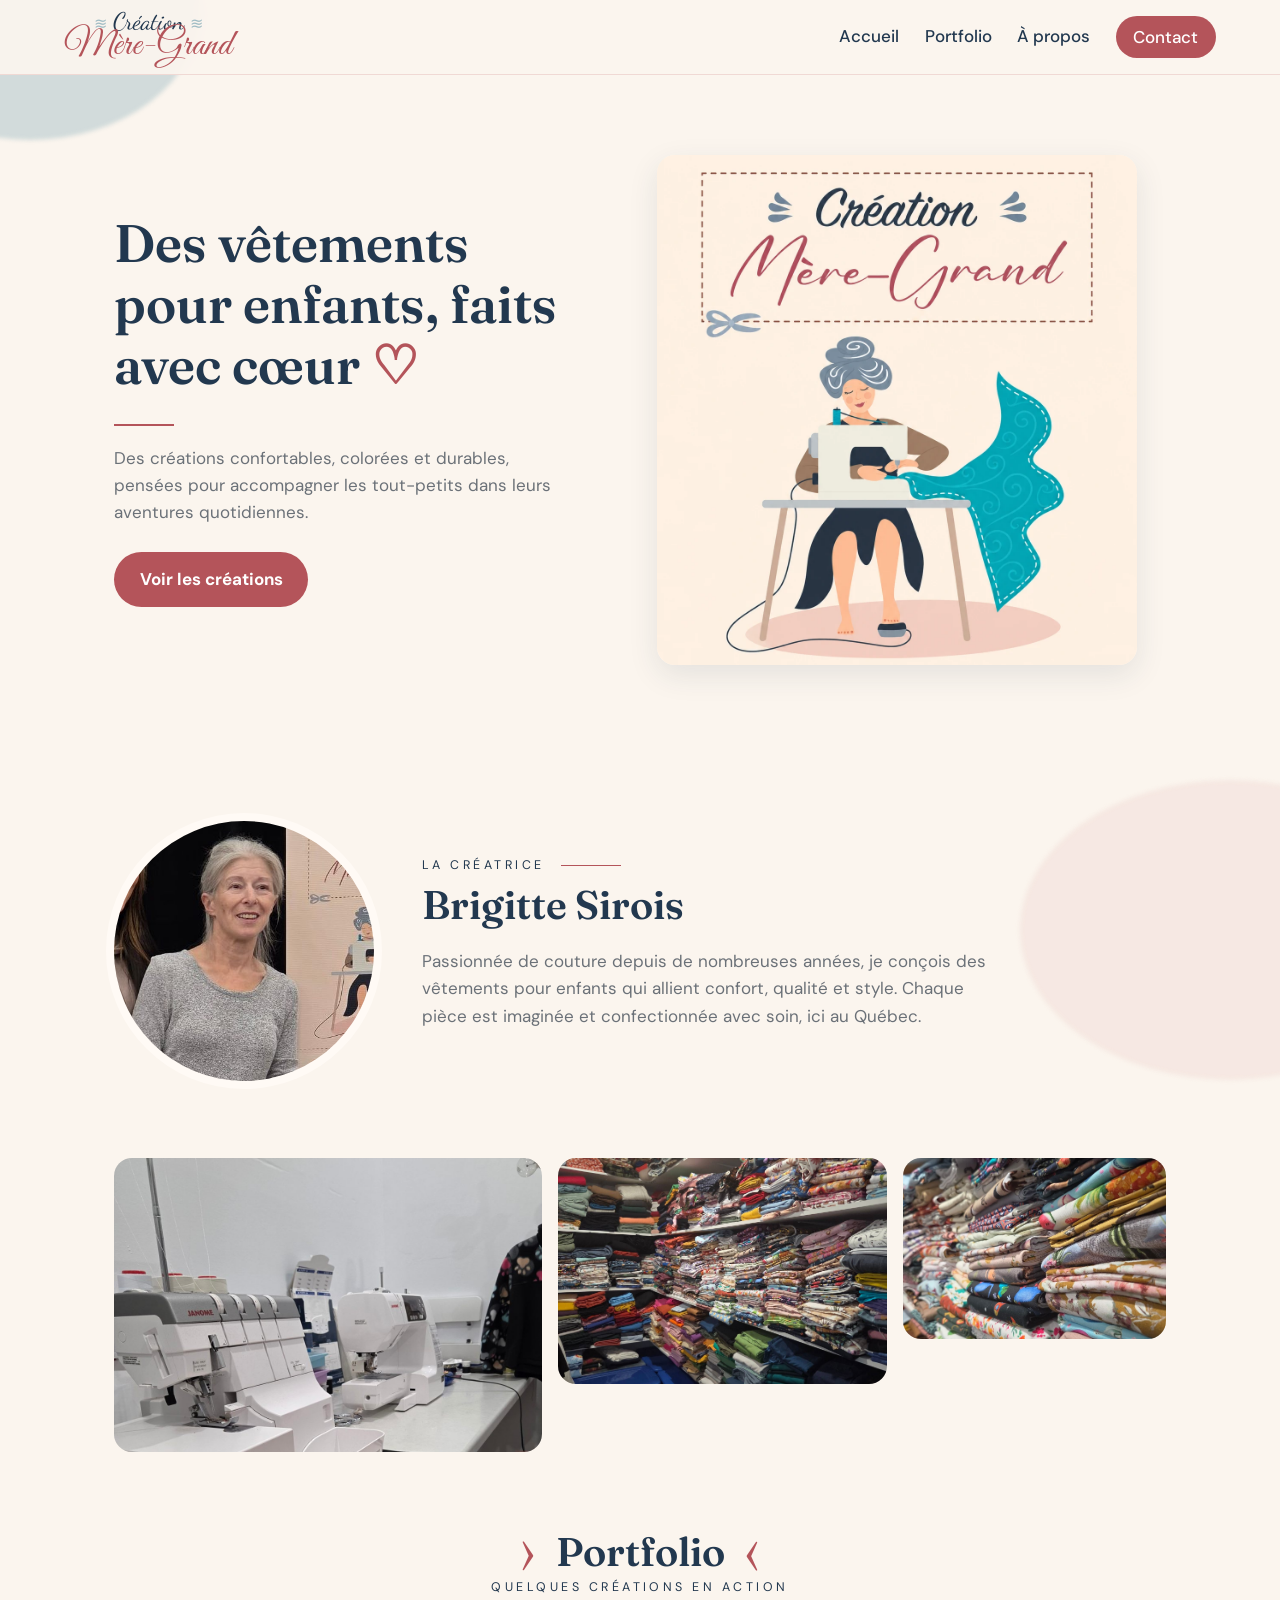
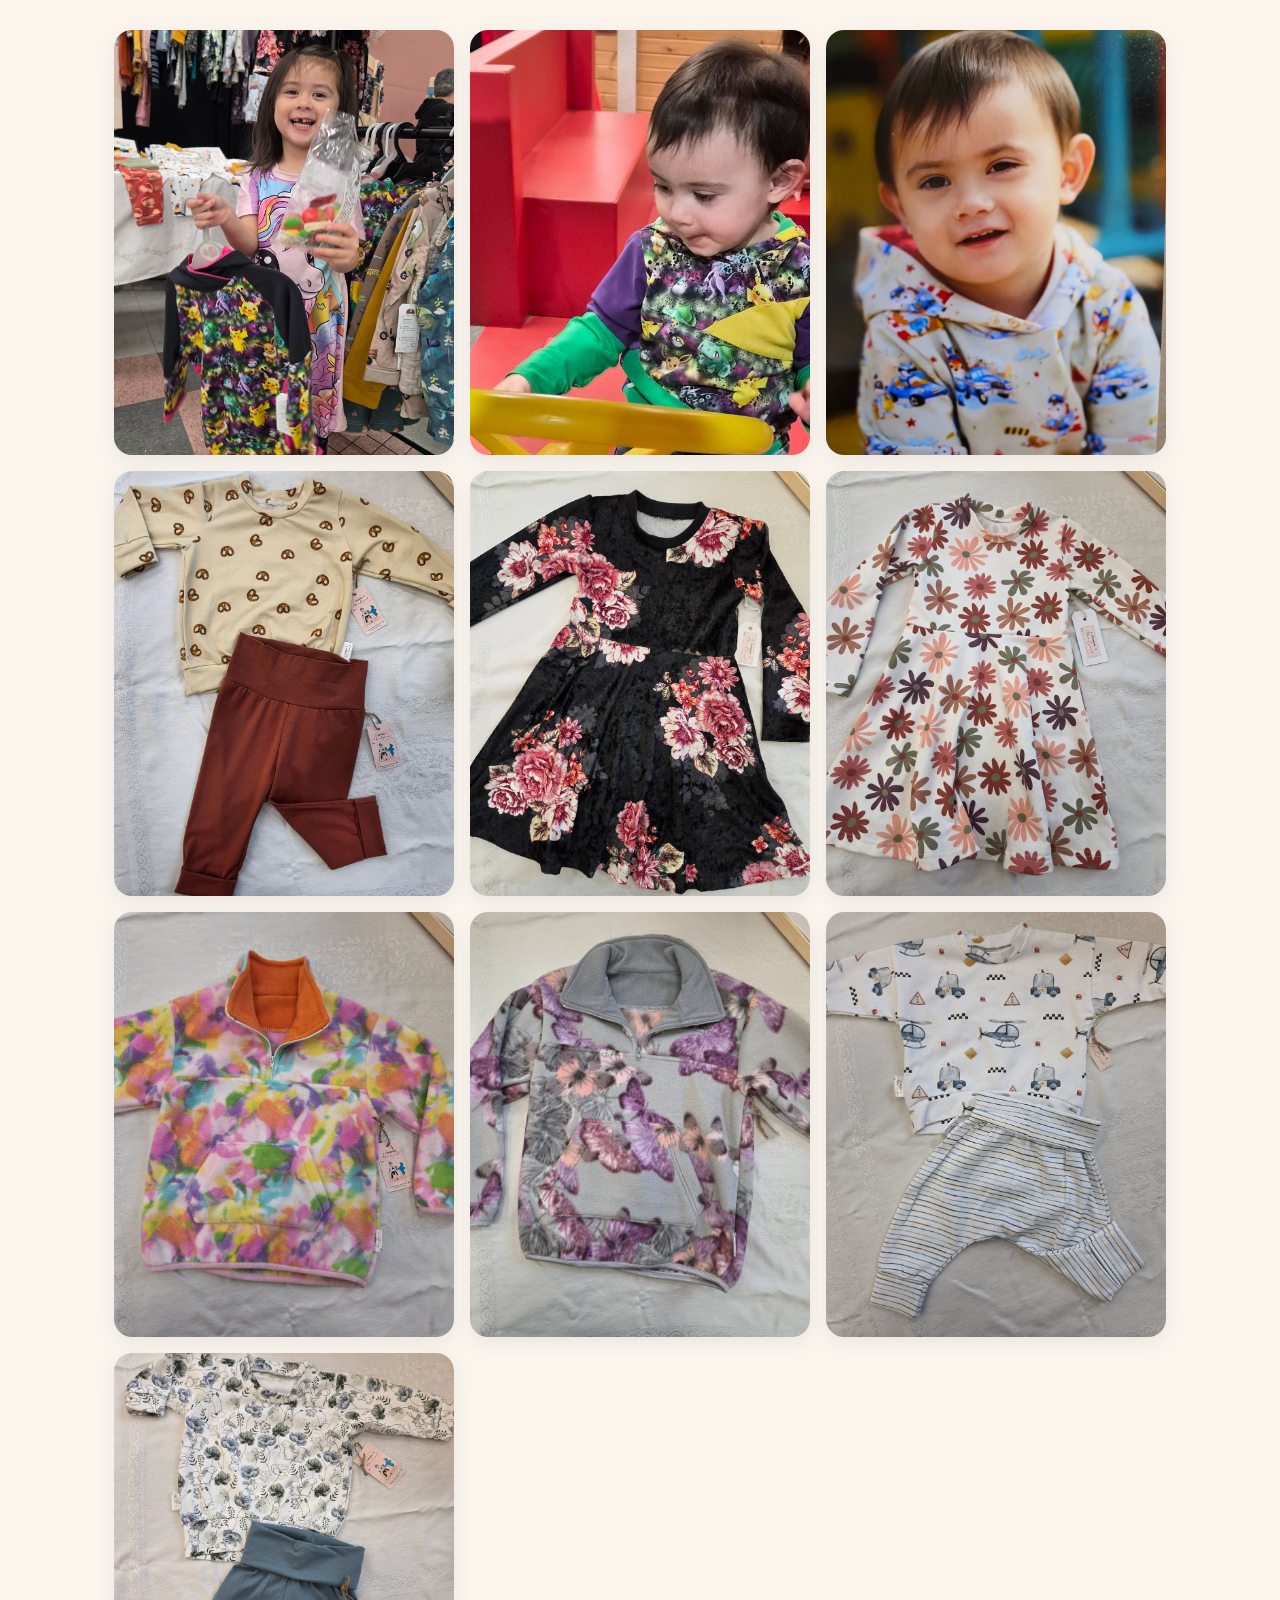
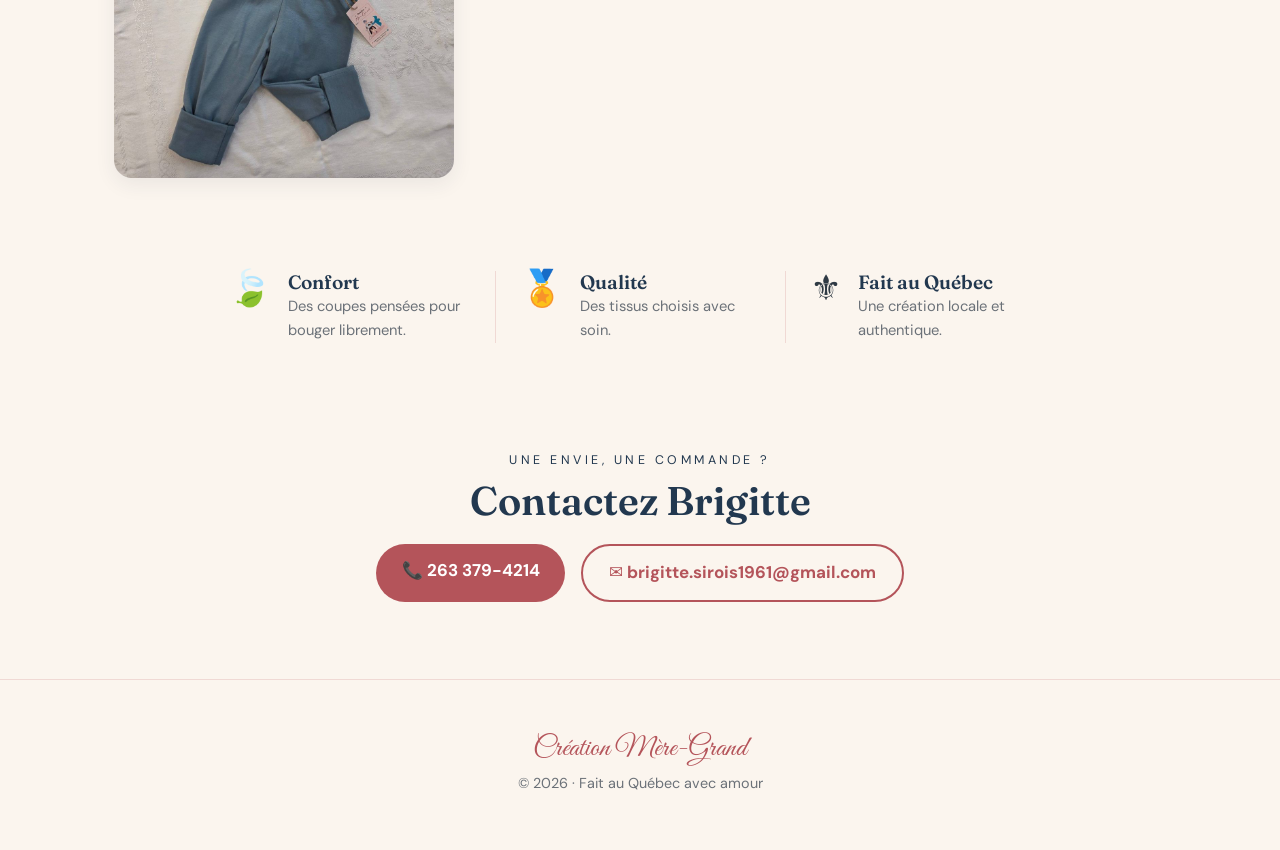
<file: index.html>
<!doctype html>
<html lang="fr">
<head>
  <meta charset="utf-8">
  <meta name="viewport" content="width=device-width, initial-scale=1">
  <title>Création Mère-Grand — Vêtements pour enfants faits au Québec</title>
  <meta name="description" content="Création Mère-Grand : vêtements pour enfants confortables, colorés et durables, cousus à la main au Québec par Brigitte Sirois.">
  <link rel="preconnect" href="https://fonts.googleapis.com">
  <link rel="preconnect" href="https://fonts.gstatic.com" crossorigin>
  <link href="https://fonts.googleapis.com/css2?family=Fraunces:opsz,wght@9..144,500;9..144,600&family=DM+Sans:wght@400;500;700&family=Dancing+Script:wght@600&family=Great+Vibes&display=swap" rel="stylesheet">
  <link rel="stylesheet" href="style.css">
</head>
<body>

  <!-- ===== EN-TÊTE ===== -->
  <header class="topbar">
    <a href="#accueil" class="logo" aria-label="Création Mère-Grand, accueil">
      <span class="logo-top"><i class="dash">≋</i> Création <i class="dash">≋</i></span>
      <span class="logo-script">Mère-Grand</span>
    </a>
    <nav>
      <a href="#accueil">Accueil</a>
      <a href="#portfolio">Portfolio</a>
      <a href="#apropos">À propos</a>
      <a href="#contact" class="nav-cta">Contact</a>
    </nav>
  </header>

  <!-- ===== ACCUEIL ===== -->
  <section id="accueil" class="hero">
    <div class="hero-text">
      <h1>Des vêtements pour enfants, faits avec cœur <span class="heart">♡</span></h1>
      <hr class="rule">
      <p>Des créations confortables, colorées et durables, pensées pour accompagner les tout-petits dans leurs aventures quotidiennes.</p>
      <a href="#portfolio" class="btn">Voir les créations</a>
    </div>
    <figure class="hero-img">
      <img src="images/logo-mere-grand.webp" alt="Logo Création Mère-Grand : une grand-mère qui coud à sa machine">

    </figure>
  </section>

  <!-- ===== LA CRÉATRICE ===== -->
  <section id="apropos" class="section creatrice">
    <div class="portrait">
      <img src="images/brigitte.jpg" alt="Brigitte Sirois à son kiosque Création Mère-Grand">
    </div>
    <div class="creatrice-text">
      <p class="eyebrow">La créatrice</p>
      <h2>Brigitte Sirois</h2>
      <p>Passionnée de couture depuis de nombreuses années, je conçois des vêtements pour enfants qui allient confort, qualité et style. Chaque pièce est imaginée et confectionnée avec soin, ici au Québec.</p>
    </div>
  </section>

  <!-- ===== L'ATELIER (3 photos) ===== -->
  <section class="atelier">
    <div><img src="images/atelier-1.jpg" alt="L'atelier : surjeteuse et machine à coudre, avec une veste polar à pattes sur un cintre"></div>
    <div><img src="images/atelier-2.jpg" alt="Étagères remplies de tissus colorés"></div>
    <div><img src="images/atelier-3.jpg" alt="Piles de tissus à motifs fleuris et ludiques"></div>
  </section>

  <!-- ===== PORTFOLIO ===== -->
  <section id="portfolio" class="section portfolio">
    <h2 class="title-deco"><span>⟩</span> Portfolio <span>⟨</span></h2>
    <p class="eyebrow center">Quelques créations en action</p>

    <div class="grid">
      <!--
        POUR AJOUTER UNE CRÉATION : copiez un bloc <figure> … </figure>
        et remplacez la div par <img src="images/nom-photo.jpg" alt="Description">
      -->
      <figure class="item">
        <img src="images/creation-1.jpg" alt="Petite fille souriante tenant un chandail à capuchon coloré">
      </figure>
      <figure class="item">
        <img src="images/creation-5.jpg" alt="Petit garçon qui joue avec un chandail Pokémon violet et vert">
      </figure>
      <figure class="item">
        <img src="images/creation-6.jpg" alt="Petit garçon souriant avec un chandail à capuchon motifs voitures de police">
      </figure>
      <figure class="item">
        <img src="images/creation-7.jpg" alt="Ensemble chandail à motifs de bretzels et pantalon rouille" loading="lazy">
      </figure>
      <figure class="item">
        <img src="images/creation-8.jpg" alt="Robe en velours noir à grosses fleurs roses" loading="lazy">
      </figure>
      <figure class="item">
        <img src="images/creation-9.jpg" alt="Robe à marguerites aux tons rose, rouille et vert" loading="lazy">
      </figure>
      <figure class="item">
        <img src="images/creation-10.jpg" alt="Chandail en polar multicolore avec col orange et poche kangourou" loading="lazy">
      </figure>
      <figure class="item">
        <img src="images/creation-11.jpg" alt="Chandail en polar gris à papillons mauves" loading="lazy">
      </figure>
      <figure class="item">
        <img src="images/creation-12.jpg" alt="Ensemble bébé chandail voitures de police et hélicoptères, pantalon rayé" loading="lazy">
      </figure>
      <figure class="item">
        <img src="images/creation-13.jpg" alt="Ensemble bébé chandail fleurs et lapins, pantalon bleu" loading="lazy">
      </figure>
    </div>
  </section>

  <!-- ===== VALEURS ===== -->
  <section class="valeurs">
    <div class="valeur">
      <span class="ico">🍃</span>
      <div><h3>Confort</h3><p>Des coupes pensées pour bouger librement.</p></div>
    </div>
    <div class="valeur">
      <span class="ico">🏅</span>
      <div><h3>Qualité</h3><p>Des tissus choisis avec soin.</p></div>
    </div>
    <div class="valeur">
      <span class="ico">⚜️</span>
      <div><h3>Fait au Québec</h3><p>Une création locale et authentique.</p></div>
    </div>
  </section>

  <!-- ===== CONTACT ===== -->
  <section id="contact" class="section contact">
    <p class="eyebrow center">Une envie, une commande ?</p>
    <h2>Contactez Brigitte</h2>
    <div class="contact-links">
      <a class="btn" href="tel:+12633794214">📞 263 379-4214</a>
      <a class="btn btn-outline" href="mailto:brigitte.sirois1961@gmail.com?subject=Création%20Mère-Grand">✉️ brigitte.sirois1961@gmail.com</a>
    </div>
  </section>

  <footer>
    <p><span class="footer-script">Création Mère-Grand</span><br>© <span id="annee"></span> · Fait au Québec avec amour</p>
  </footer>

  <!-- ===== VISIONNEUSE (clic sur une photo pour l'agrandir) ===== -->
  <div class="lightbox" id="lightbox" hidden role="dialog" aria-modal="true" aria-label="Photo agrandie">
    <button class="lb-btn lb-close" aria-label="Fermer">✕</button>
    <button class="lb-btn lb-prev" aria-label="Photo précédente">‹</button>
    <img class="lb-img" alt="">
    <button class="lb-btn lb-next" aria-label="Photo suivante">›</button>
  </div>

  <script>
    document.getElementById('annee').textContent = new Date().getFullYear();

    // Visionneuse
    (function () {
      const photos = [...document.querySelectorAll('.portrait img, .atelier img, .item img')];
      const box = document.getElementById('lightbox');
      const img = box.querySelector('.lb-img');
      let i = 0;

      function show(n) {
        i = (n + photos.length) % photos.length;
        img.src = photos[i].src;
        img.alt = photos[i].alt;
      }
      function open(n) { show(n); box.hidden = false; document.body.style.overflow = 'hidden'; }
      function close() { box.hidden = true; document.body.style.overflow = ''; }

      photos.forEach((p, n) => {
        p.classList.add('zoomable');
        p.tabIndex = 0;
        p.addEventListener('click', () => open(n));
        p.addEventListener('keydown', e => { if (e.key === 'Enter') open(n); });
      });
      box.querySelector('.lb-close').onclick = close;
      box.querySelector('.lb-prev').onclick = e => { e.stopPropagation(); show(i - 1); };
      box.querySelector('.lb-next').onclick = e => { e.stopPropagation(); show(i + 1); };
      box.addEventListener('click', e => { if (e.target === box) close(); });
      document.addEventListener('keydown', e => {
        if (box.hidden) return;
        if (e.key === 'Escape') close();
        if (e.key === 'ArrowLeft') show(i - 1);
        if (e.key === 'ArrowRight') show(i + 1);
      });
      // Glisser du doigt sur téléphone
      let x0 = null;
      box.addEventListener('touchstart', e => { x0 = e.touches[0].clientX; }, { passive: true });
      box.addEventListener('touchend', e => {
        if (x0 === null) return;
        const dx = e.changedTouches[0].clientX - x0;
        if (Math.abs(dx) > 50) show(dx < 0 ? i + 1 : i - 1);
        x0 = null;
      });
    })();
  </script>
</body>
</html>
</file>
<file: style.css>
:root {
  --bg: #fbf5ee;          /* crème de la pancarte */
  --surface: #fffaf5;
  --navy: #22384f;        /* titres bleu marine */
  --text: #2f3a44;
  --muted: #6b7178;
  --rose: #b4545a;        /* rouge "Mère-Grand" */
  --rose-soft: #f0d9d4;
  --blue: #9fbcc4;        /* bleu-gris des formes */
  --radius: 18px;
}

* { box-sizing: border-box; }
html { scroll-behavior: smooth; }
body {
  margin: 0; background: var(--bg); color: var(--text);
  font-family: "DM Sans", system-ui, sans-serif; font-size: 17px; line-height: 1.6;
  overflow-x: hidden;
}
/* formes douces en fond, comme sur la maquette */
body::before, body::after {
  content: ""; position: fixed; z-index: -1; border-radius: 50%; filter: blur(2px); opacity: .45;
}
body::before { width: 340px; height: 260px; top: -120px; left: -140px; background: var(--blue); }
body::after  { width: 420px; height: 300px; bottom: -180px; right: -160px; background: var(--rose-soft); }

img { max-width: 100%; display: block; width: 100%; height: 100%; object-fit: cover; }
h1, h2, h3 { font-family: "Fraunces", Georgia, serif; color: var(--navy); line-height: 1.15; margin: 0 0 .5em; font-weight: 600; }
h1 { font-size: clamp(2.1rem, 5vw, 3.3rem); }
h2 { font-size: clamp(1.8rem, 4vw, 2.5rem); }
figure { margin: 0; }

/* ===== En-tête / logo ===== */
.topbar {
  position: sticky; top: 0; z-index: 10;
  display: flex; justify-content: space-between; align-items: center; gap: 1rem;
  padding: .6rem clamp(16px, 5vw, 64px);
  background: rgba(251, 245, 238, .93); backdrop-filter: blur(6px);
  border-bottom: 1px solid var(--rose-soft);
}
.logo { text-decoration: none; display: flex; flex-direction: column; align-items: center; line-height: 1; }
.logo-top { font-family: "Dancing Script", cursive; font-size: 1.5rem; color: var(--navy); }
.dash { font-style: normal; color: var(--blue); font-size: 1rem; }
.logo-script { font-family: "Great Vibes", cursive; font-size: 2.3rem; color: var(--rose); margin-top: -.15em; }
nav { display: flex; gap: 1.6rem; align-items: center; }
nav a { color: var(--navy); text-decoration: none; font-weight: 500; padding: .3rem 0; border-bottom: 2px solid transparent; }
nav a:hover { border-color: var(--rose); }
nav .nav-cta { background: var(--rose); color: #fff; padding: .45rem 1.1rem; border-radius: 999px; border: 0; }
nav .nav-cta:hover { background: #963f46; }

/* ===== Boutons ===== */
.btn {
  display: inline-block; background: var(--rose); color: #fff; text-decoration: none;
  font-weight: 700; padding: .85rem 1.6rem; border-radius: 999px; transition: background .2s;
}
.btn:hover { background: #963f46; }
.btn-outline { background: transparent; color: var(--rose); border: 2px solid var(--rose); }
.btn-outline:hover { background: var(--rose); color: #fff; }

/* ===== Images de remplacement (en attendant les vraies photos) ===== */
.ph {
  position: relative; width: 100%; height: 100%; min-height: 160px;
  display: grid; place-items: center; font-size: 3rem; border-radius: inherit;
  background: repeating-linear-gradient(45deg, #f3e6dc 0 14px, #f8eee6 14px 28px);
}
.ph::after {
  content: attr(data-label); position: absolute; bottom: 10px; left: 50%; transform: translateX(-50%);
  font-size: .75rem; color: var(--muted); background: rgba(255,255,255,.8);
  padding: .15rem .6rem; border-radius: 999px; white-space: nowrap;
}

/* ===== Accueil ===== */
.hero {
  display: grid; grid-template-columns: 1fr 1.15fr; gap: 3rem; align-items: center;
  max-width: 1180px; margin: 0 auto; padding: clamp(36px, 7vw, 80px) clamp(16px, 5vw, 64px);
}
.heart { color: var(--rose); font-family: "Dancing Script", cursive; }
.rule { width: 60px; border: 0; border-top: 2px solid var(--rose); margin: 1.2rem 0; }
.hero-text p { color: var(--muted); max-width: 30em; margin-bottom: 1.6rem; }
/* Logo illustré : on montre le haut (logo + grand-mère), sans les coordonnées du bas */
.hero-img { aspect-ratio: 1122 / 1190; border-radius: var(--radius); overflow: hidden; max-width: 480px; justify-self: center; box-shadow: 0 10px 30px rgba(34,56,79,.10); }
.hero-img img { object-position: top; }

/* ===== Sections ===== */
.section { max-width: 1180px; margin: 0 auto; padding: clamp(40px, 6vw, 80px) clamp(16px, 5vw, 64px); }
.eyebrow { text-transform: uppercase; letter-spacing: .28em; font-size: .78rem; color: var(--navy); margin: 0 0 .4rem; }
.eyebrow.center { text-align: center; }

/* La créatrice */
.creatrice { display: flex; gap: 3rem; align-items: center; }
.portrait { flex: 0 0 260px; height: 260px; border-radius: 50%; overflow: hidden; box-shadow: 0 0 0 8px var(--surface); }
.creatrice-text p:last-child { color: var(--muted); max-width: 34em; }
.creatrice .eyebrow::after { content: ""; display: inline-block; width: 60px; border-top: 1px solid var(--rose); margin-left: 1rem; vertical-align: middle; }

/* L'atelier */
.atelier {
  display: grid; grid-template-columns: 1.3fr 1fr 0.8fr; gap: 1rem;
  max-width: 1180px; margin: 0 auto; padding: 0 clamp(16px, 5vw, 64px);
}
.atelier > * { aspect-ratio: 16 / 11; border-radius: var(--radius); overflow: hidden; }

/* Portfolio */
.portfolio h2 { text-align: center; margin-bottom: .2rem; }
.title-deco span { color: var(--rose); font-size: .8em; margin: 0 .4em; }
.grid { display: grid; grid-template-columns: repeat(3, 1fr); gap: 1rem; margin-top: 2rem; }
.item { border-radius: var(--radius); overflow: hidden; background: var(--surface); box-shadow: 0 6px 20px rgba(34,56,79,.08); transition: transform .2s; }
.item:hover { transform: translateY(-4px); }
.item > :first-child { aspect-ratio: 4 / 5; height: auto; }
.item .ph::after { display: none; }
figcaption { padding: .7rem 1rem; font-weight: 500; color: var(--navy); text-align: center; }

/* Valeurs */
.valeurs {
  display: grid; grid-template-columns: repeat(3, 1fr);
  max-width: 1000px; margin: 0 auto; padding: 1rem clamp(16px, 5vw, 64px) 2rem;
}
.valeur { display: flex; gap: 1rem; align-items: flex-start; padding: 0 1.5rem; }
.valeur + .valeur { border-left: 1px solid var(--rose-soft); }
.ico { font-size: 2.2rem; line-height: 1; }
.valeur h3 { font-size: 1.2rem; margin-bottom: .15rem; }
.valeur p { margin: 0; color: var(--muted); font-size: .92rem; }

/* Contact */
.contact { text-align: center; }
.contact-links { display: flex; flex-wrap: wrap; justify-content: center; gap: 1rem; margin-top: 1rem; }
.contact .btn { word-break: break-all; }


footer { text-align: center; padding: 2rem 16px 2.5rem; color: var(--muted); font-size: .9rem; border-top: 1px solid var(--rose-soft); }
.footer-script { font-family: "Great Vibes", cursive; font-size: 1.8rem; color: var(--rose); }

/* ===== Visionneuse ===== */
.zoomable { cursor: zoom-in; transition: transform .3s; }
.atelier > div:hover .zoomable, .item:hover .zoomable { transform: scale(1.03); }
.lightbox {
  position: fixed; inset: 0; z-index: 100;
  display: flex; align-items: center; justify-content: center;
  background: rgba(20, 28, 38, .92); padding: 16px;
}
.lightbox[hidden] { display: none; }
.lb-img {
  width: auto; height: auto; max-width: min(92vw, 1100px); max-height: 88vh;
  object-fit: contain; border-radius: 12px; box-shadow: 0 20px 60px rgba(0,0,0,.4);
}
.lb-btn {
  position: absolute; border: 0; cursor: pointer; color: #fff; background: rgba(255,255,255,.15);
  width: 52px; height: 52px; border-radius: 50%; font-size: 2rem; line-height: 1;
  display: grid; place-items: center; transition: background .2s;
}
.lb-btn:hover { background: rgba(255,255,255,.3); }
.lb-close { top: 16px; right: 16px; font-size: 1.4rem; }
.lb-prev { left: 16px; top: 50%; transform: translateY(-50%); }
.lb-next { right: 16px; top: 50%; transform: translateY(-50%); }
@media (max-width: 720px) {
  .lb-prev, .lb-next { top: auto; bottom: 20px; transform: none; }
  .lb-img { max-height: 75vh; }
}

/* ===== Tablette ===== */
@media (max-width: 900px) {
  .grid { grid-template-columns: repeat(2, 1fr); }
  .valeurs { grid-template-columns: 1fr; gap: 1.2rem; }
  .valeur + .valeur { border-left: 0; }
}
/* ===== Téléphone ===== */
@media (max-width: 720px) {
  .hero { grid-template-columns: 1fr; gap: 1.5rem; }
  .hero-img { order: -1; max-width: 360px; }
  .creatrice { flex-direction: column; text-align: center; gap: 1.5rem; }
  .portrait { flex-basis: auto; width: 200px; height: 200px; }
  .creatrice .eyebrow::after { display: none; }
  .creatrice-text p:last-child { margin: 0 auto; }
  .atelier { grid-template-columns: 1fr 1fr; }
  .atelier > :first-child { grid-column: span 2; }
  nav { gap: 1rem; }
  nav a:not(.nav-cta) { display: none; }
  .logo-script { font-size: 1.9rem; }
}
</file>
